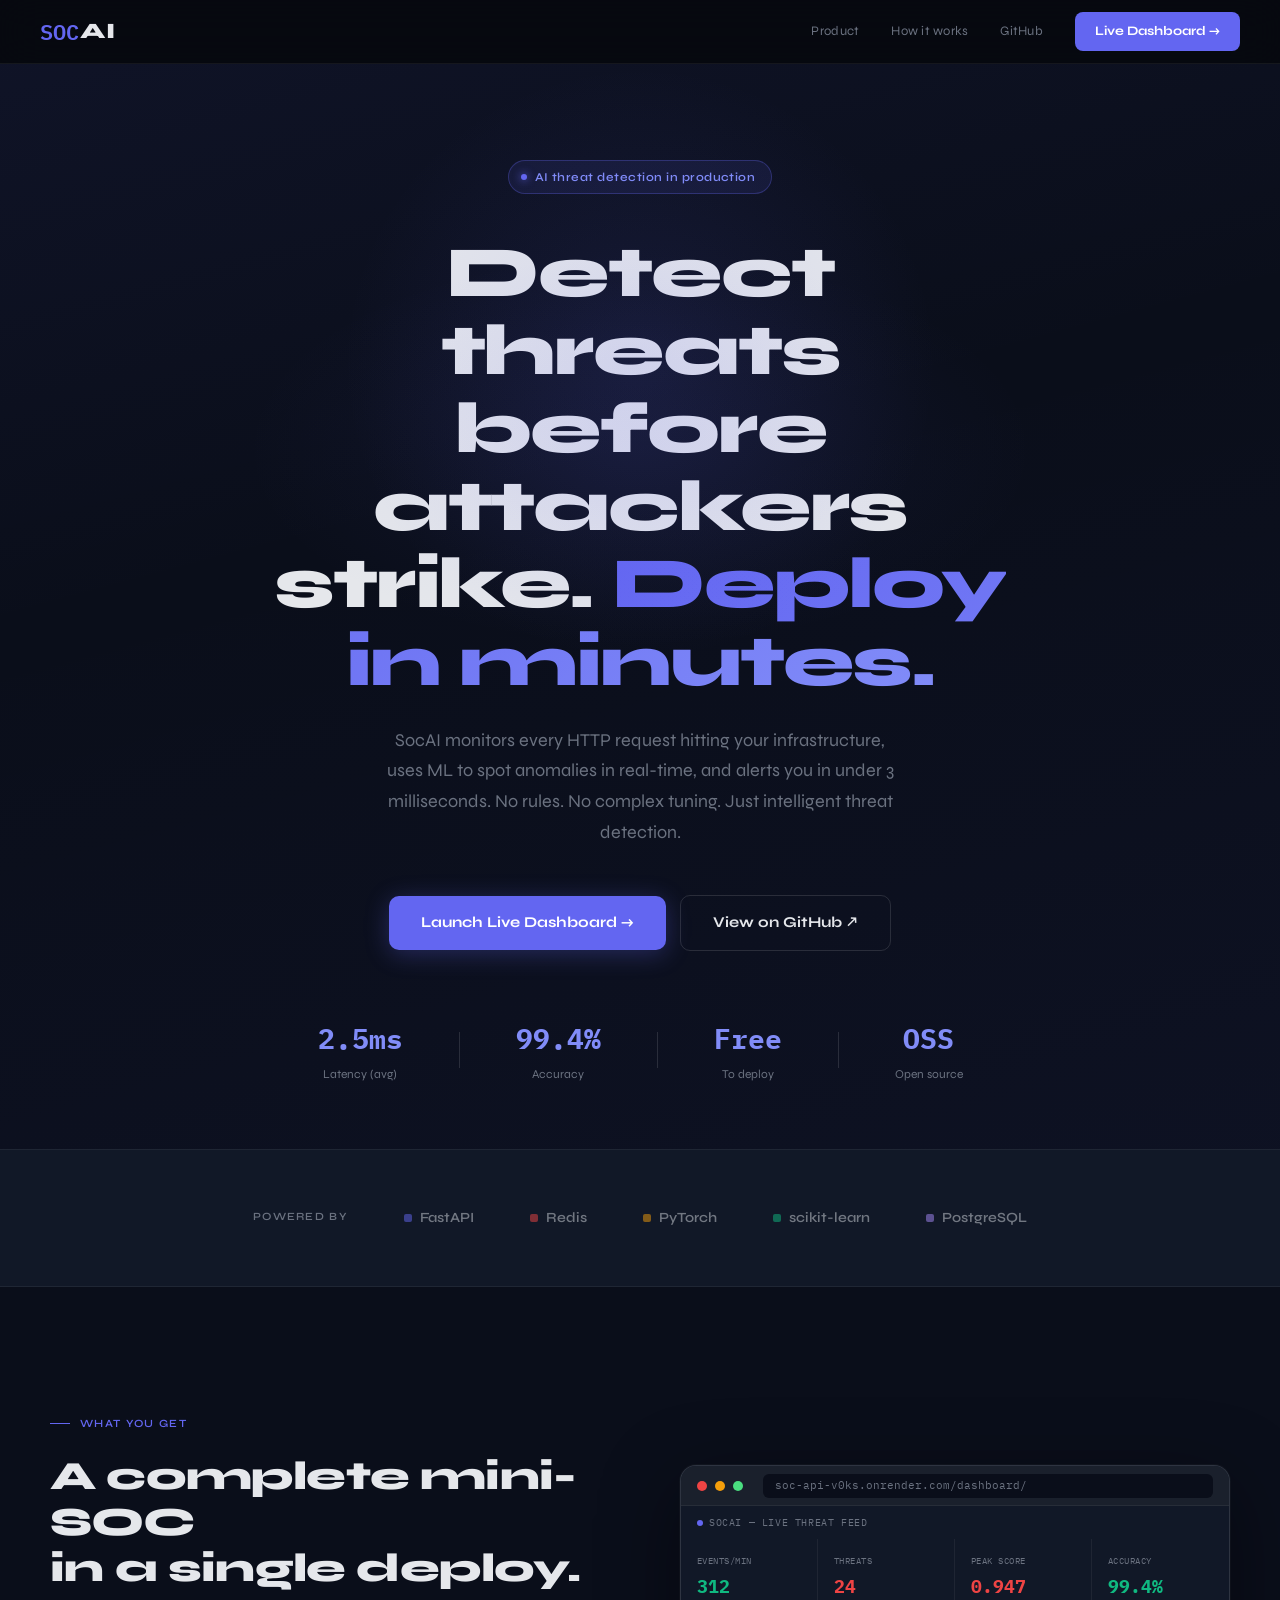
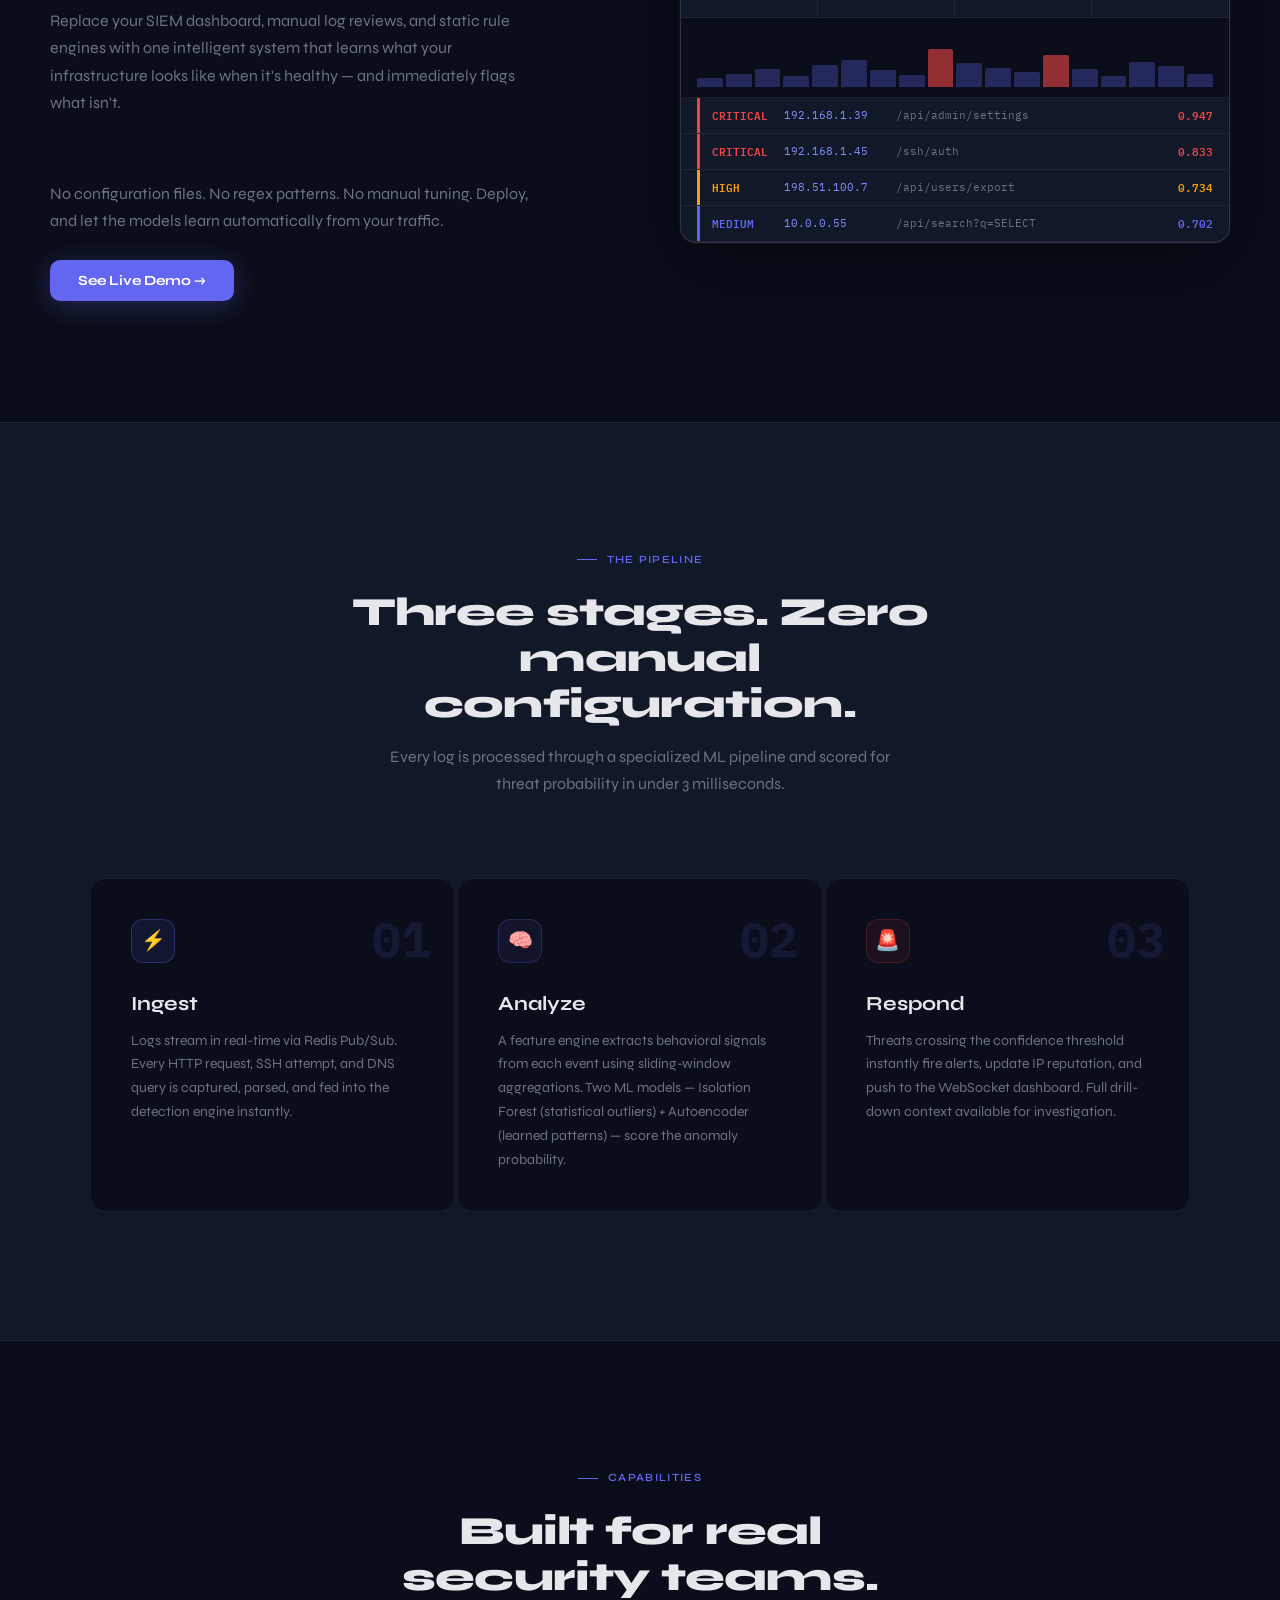
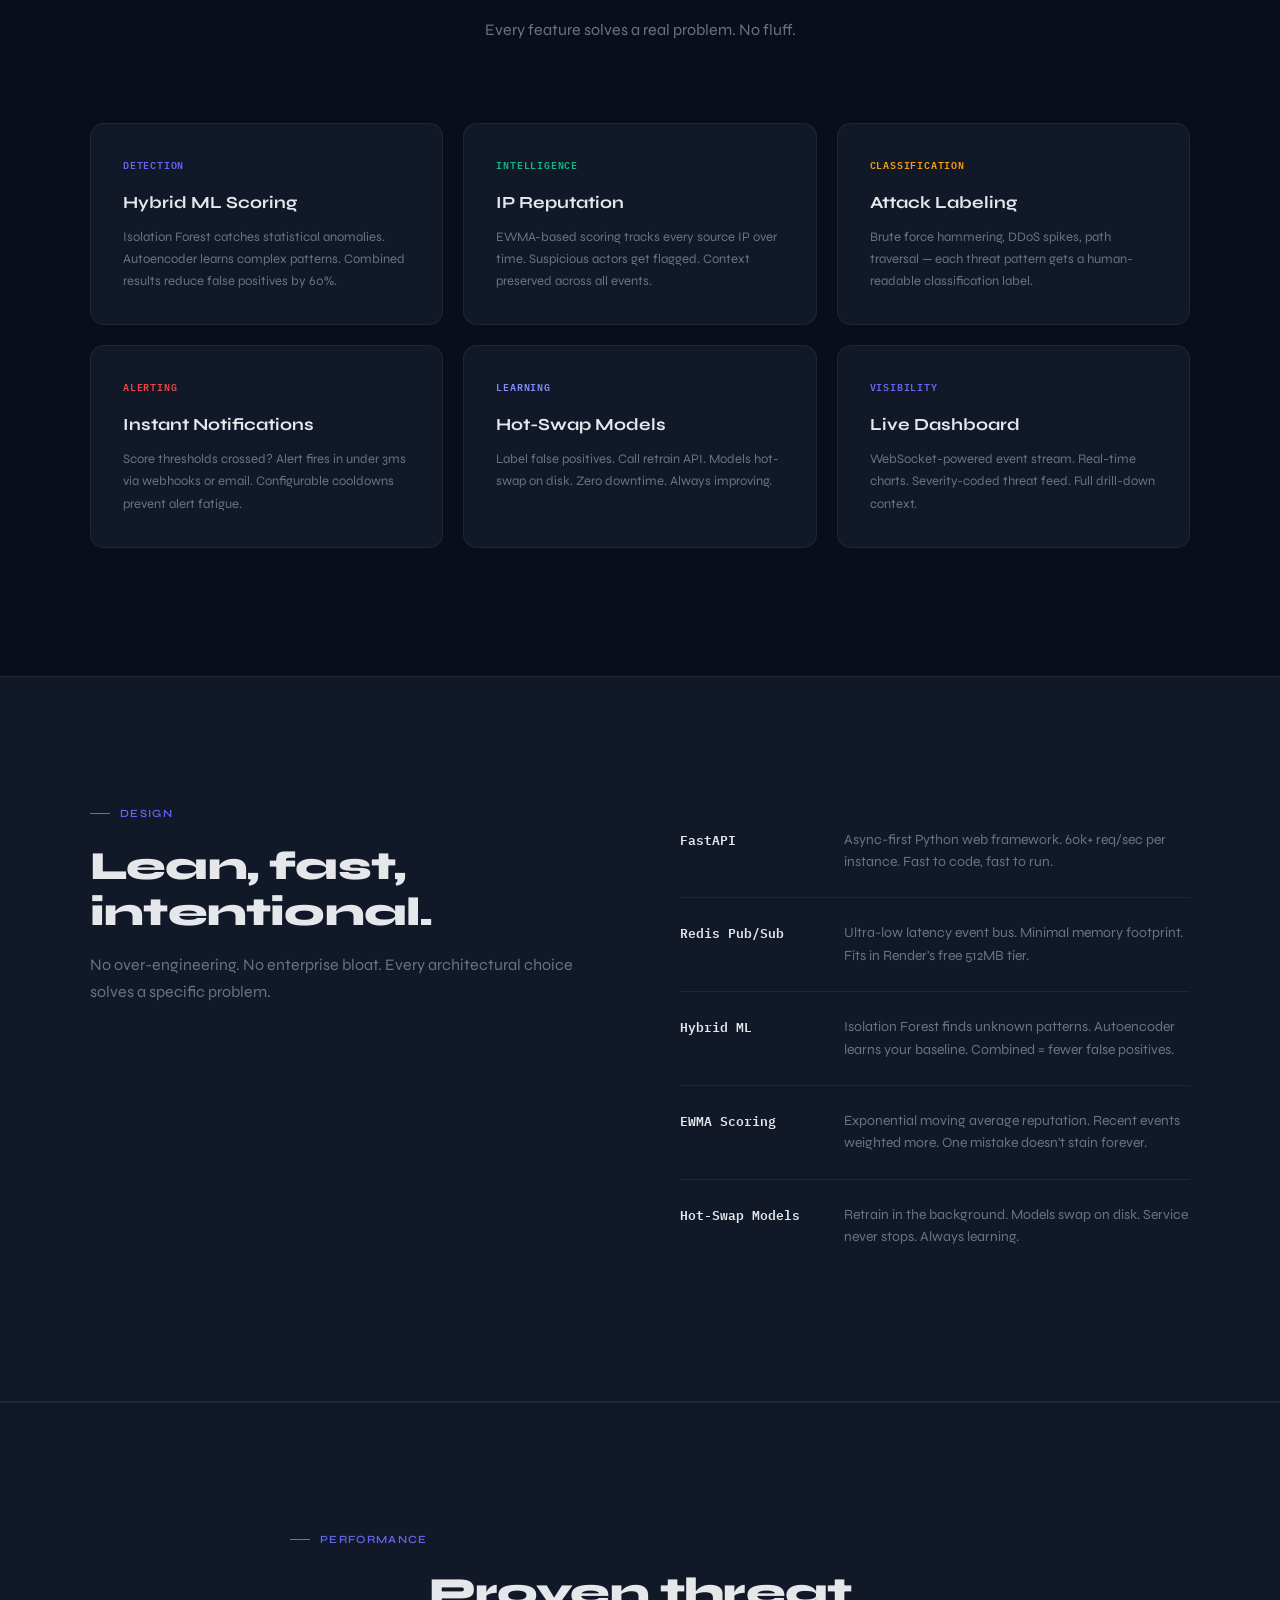
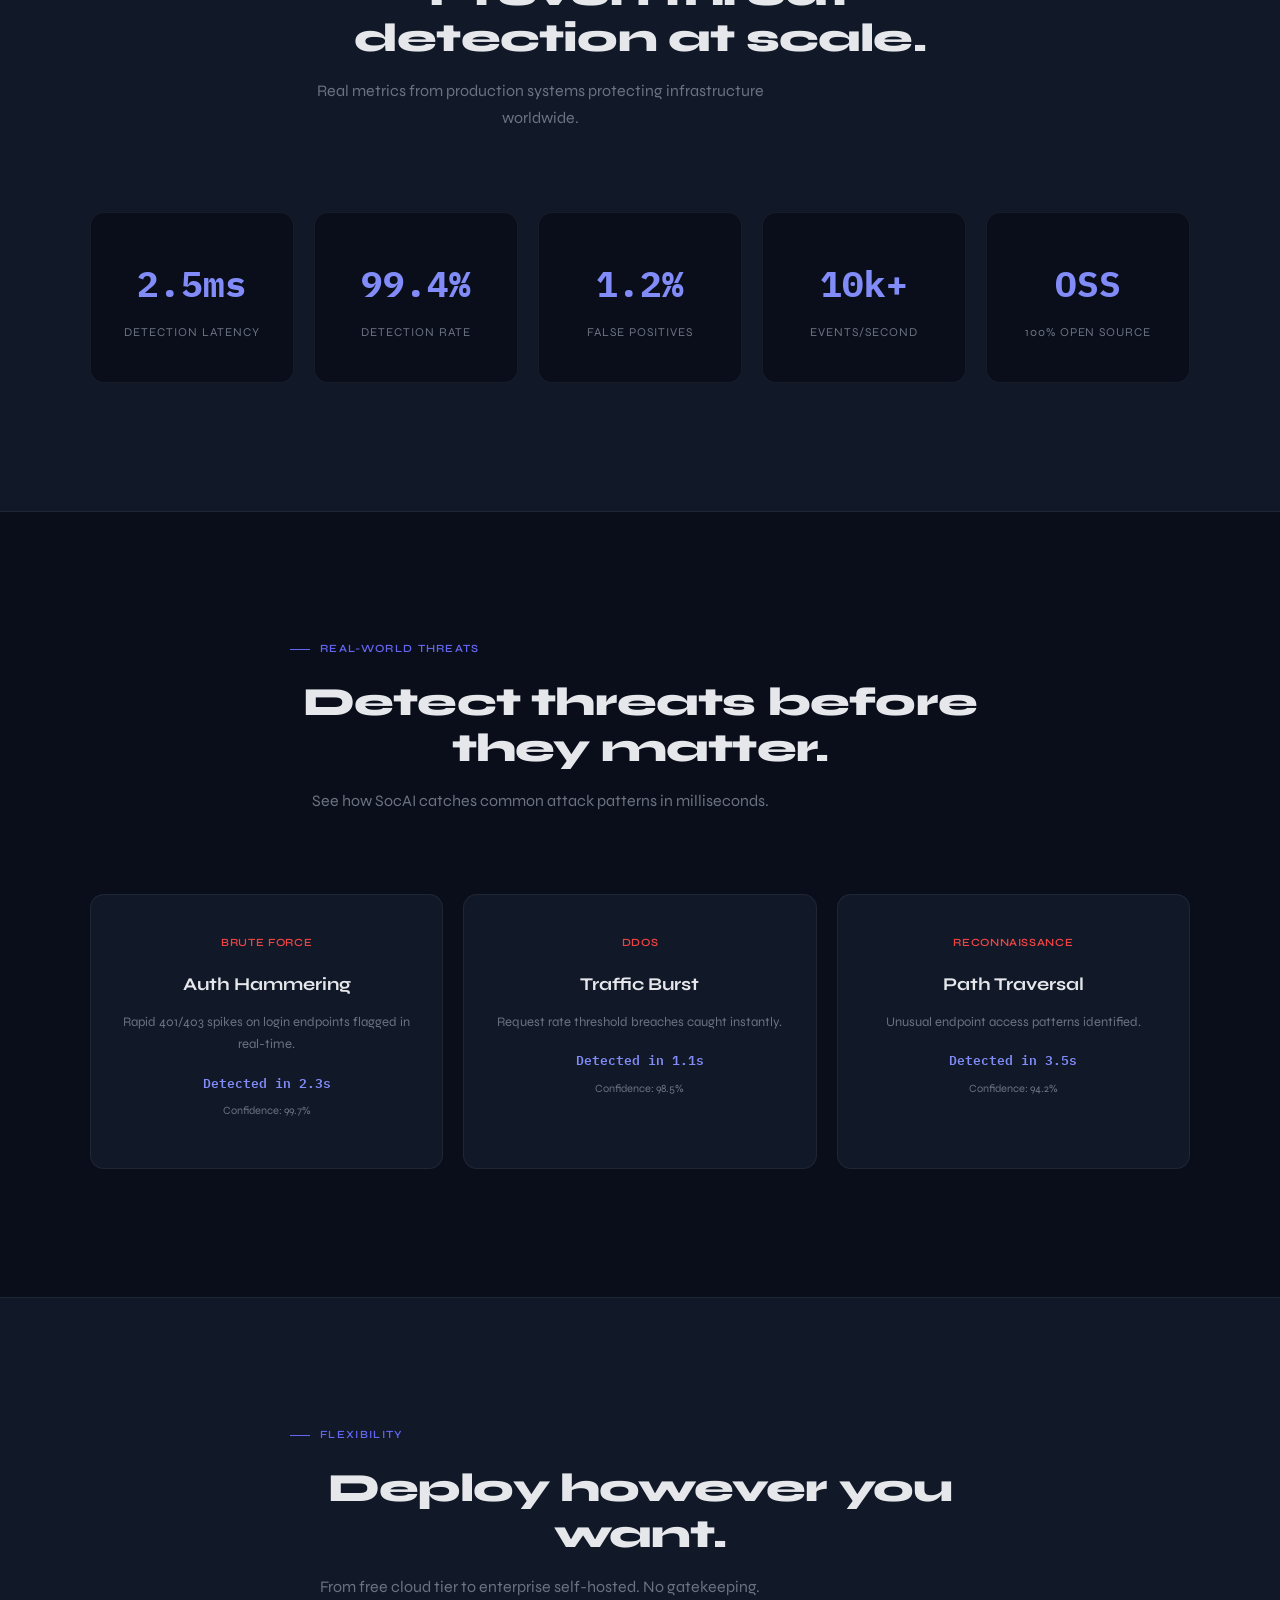
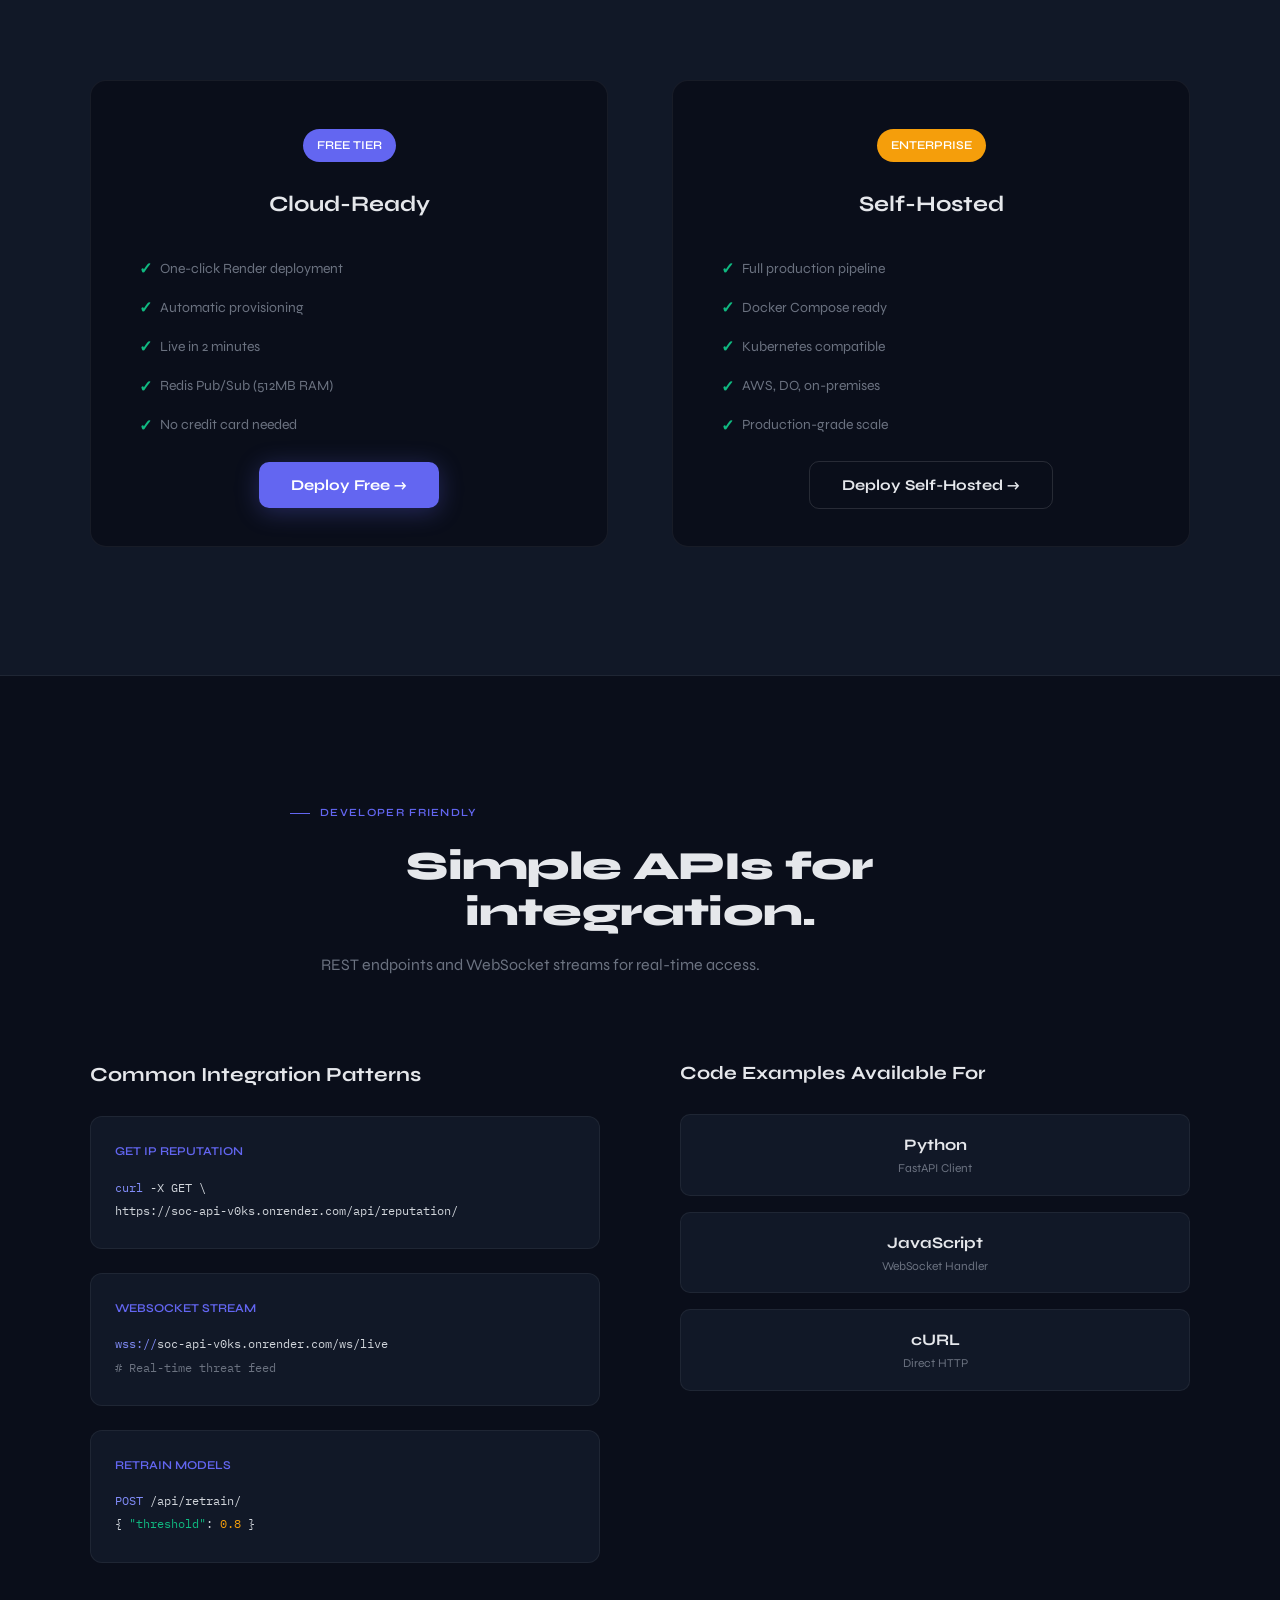
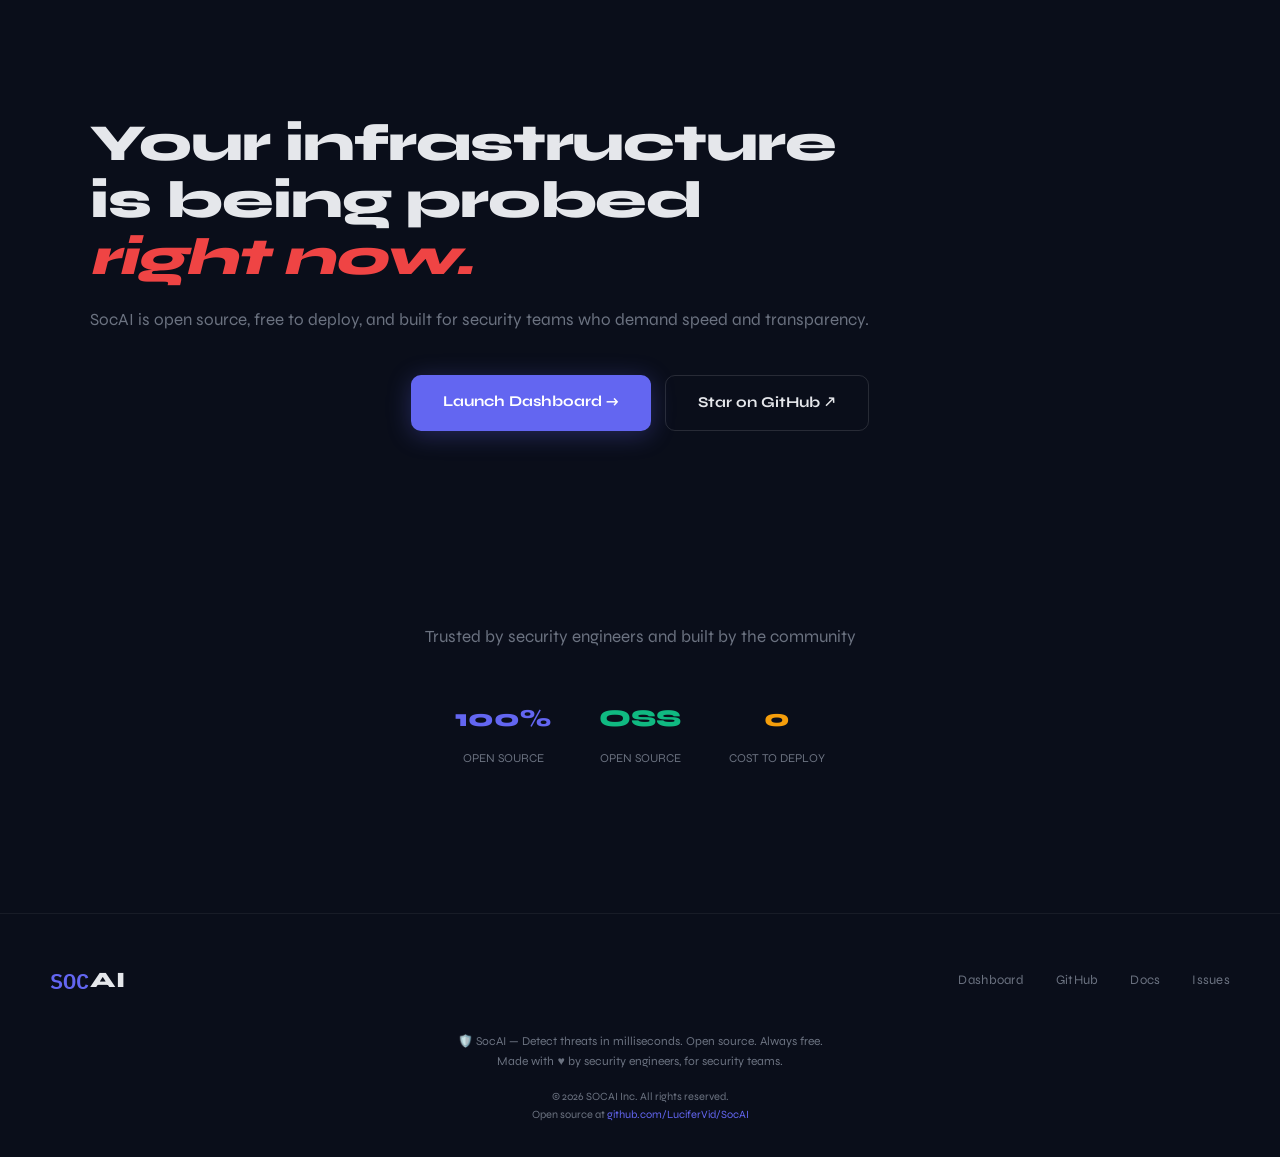
<file: dashboard/landing.html>
<!DOCTYPE html>
<html lang="en">
<head>
    <meta charset="UTF-8">
    <meta name="viewport" content="width=device-width,initial-scale=1.0">
    <title>SocAI — AI-Powered Threat Detection</title>
    <meta name="description" content="SocAI detects cyber threats in real-time using machine learning. Protect your infrastructure before breaches happen.">
    <link rel="preconnect" href="https://fonts.googleapis.com">
    <link rel="preconnect" href="https://fonts.gstatic.com" crossorigin>
    <link href="https://fonts.googleapis.com/css2?family=IBM+Plex+Mono:wght@400;600&family=Syne:wght@400;700;800&display=swap" rel="stylesheet">
    <style>
        :root {
            --bg: #0a0e1a;
            --bg2: #111827;
            --bg3: #1a202c;
            --surface: #202b3c;
            --border: rgba(255,255,255,0.06);
            --border2: rgba(255,255,255,0.12);
            --text: #e5e7eb;
            --text2: #d1d5db;
            --muted: #6b7280;
            --accent: #6366f1;
            --accent-light: #818cf8;
            --accent-glow: rgba(99,102,241,0.3);
            --amber: #f59e0b;
            --red: #ef4444;
            --success: #10b981;
            --success-glow: rgba(16,185,129,0.2);
            --danger-glow: rgba(239,68,68,0.25);
            --gradient-hero: linear-gradient(165deg, rgba(99,102,241,0.06) 0%, transparent 40%, rgba(99,102,241,0.04) 100%);
        }

        * { margin: 0; padding: 0; box-sizing: border-box; }
        html { scroll-behavior: smooth; }
        body {
            background: var(--bg);
            color: var(--text);
            font-family: 'Syne', sans-serif;
            line-height: 1.7;
            overflow-x: hidden;
            -webkit-font-smoothing: antialiased;
        }

        code, .mono { font-family: 'IBM Plex Mono', monospace; }

        .container { max-width: 1180px; margin: 0 auto; padding: 0 2.5rem; }

        /* ============ NAV ============ */
        nav {
            height: 64px;
            padding: 0 2.5rem;
            display: flex;
            justify-content: space-between;
            align-items: center;
            border-bottom: 1px solid var(--border);
            position: sticky;
            top: 0;
            z-index: 1000;
            background: rgba(6,9,15,0.85);
            backdrop-filter: blur(20px);
            -webkit-backdrop-filter: blur(20px);
        }
        .logo { font-size: 22px; display: flex; align-items: center; gap: 1px; text-decoration: none; }
        .logo .soc { font-family: 'IBM Plex Mono', monospace; font-weight: 600; color: var(--accent); }
        .logo .ai { font-weight: 800; color: var(--text); }
        .nav-right { display: flex; align-items: center; gap: 2rem; }
        .nav-link {
            font-size: 13px; color: var(--muted); text-decoration: none;
            letter-spacing: 0.02em; transition: color 0.2s;
        }
        .nav-link:hover { color: var(--text); }
        .nav-btn {
            padding: 8px 20px; border-radius: 8px; font-family: 'Syne', sans-serif;
            font-weight: 700; font-size: 13px; text-decoration: none; border: none;
            background: var(--accent); color: white; cursor: pointer;
            transition: all 0.25s;
        }
        .nav-btn:hover { box-shadow: 0 0 24px var(--accent-glow); transform: translateY(-1px); }

        /* ============ HERO ============ */
        .hero {
            min-height: calc(100vh - 64px);
            display: flex; flex-direction: column;
            align-items: center; justify-content: center;
            text-align: center;
            padding: 6rem 2.5rem 4rem;
            position: relative;
            background: var(--gradient-hero);
        }
        .hero::before {
            content: "";
            position: absolute; top: 0; left: 50%; transform: translateX(-50%);
            width: 600px; height: 600px;
            background: radial-gradient(circle, rgba(99,102,241,0.12) 0%, transparent 70%);
            pointer-events: none;
        }

        .hero-badge {
            display: inline-flex; align-items: center; gap: 8px;
            background: rgba(99,102,241,0.1); border: 1px solid rgba(99,102,241,0.3);
            padding: 6px 16px 6px 12px; border-radius: 100px;
            font-size: 12px; font-weight: 600; color: var(--accent-light);
            letter-spacing: 0.04em; margin-bottom: 2.5rem;
        }
        .hero-badge-dot {
            width: 6px; height: 6px; background: var(--accent); border-radius: 50%;
            box-shadow: 0 0 8px var(--accent);
        }

        .hero h1 {
            font-size: clamp(42px, 6vw, 72px);
            font-weight: 800; line-height: 1.08;
            letter-spacing: -0.03em;
            max-width: 800px;
            margin-bottom: 1.5rem;
        }
        .hero h1 .gradient-text {
            background: linear-gradient(135deg, var(--accent) 0%, var(--accent-light) 100%);
            -webkit-background-clip: text; -webkit-text-fill-color: transparent;
            background-clip: text;
        }
        .hero-sub {
            font-size: 18px; color: var(--muted); max-width: 520px;
            line-height: 1.7; margin-bottom: 3rem;
        }

        .hero-cta { display: flex; gap: 14px; align-items: center; margin-bottom: 4rem; }
        .btn-hero {
            padding: 14px 32px; border-radius: 10px; font-family: 'Syne', sans-serif;
            font-weight: 700; font-size: 15px; text-decoration: none; border: none;
            cursor: pointer; transition: all 0.25s;
        }
        .btn-primary {
            background: var(--accent); color: white;
            box-shadow: 0 4px 24px rgba(99,102,241,0.3);
        }
        .btn-primary:hover { box-shadow: 0 8px 40px rgba(99,102,241,0.4); transform: translateY(-2px); }
        .btn-ghost {
            background: transparent; color: var(--text);
            border: 1px solid var(--border2);
        }
        .btn-ghost:hover { border-color: var(--muted); }

        /* Hero proof bar */
        .hero-proof {
            display: flex; gap: 3.5rem; align-items: center;
        }
        .proof-item { text-align: center; }
        .proof-num { font-size: 28px; font-weight: 800; color: var(--accent-light); font-family: 'IBM Plex Mono', monospace; }
        .proof-label { font-size: 12px; color: var(--muted); margin-top: 2px; }
        .proof-sep { width: 1px; height: 36px; background: var(--border2); }

        /* ============ LOGO BAR ============ */
        .trust-bar {
            padding: 3.5rem 0;
            border-top: 1px solid var(--border);
            border-bottom: 1px solid var(--border);
            background: var(--bg2);
        }
        .trust-inner {
            display: flex; align-items: center; justify-content: center; gap: 3.5rem;
            flex-wrap: wrap;
        }
        .trust-label {
            font-size: 11px; color: var(--muted); text-transform: uppercase;
            letter-spacing: 0.12em; font-weight: 600; white-space: nowrap;
        }
        .trust-pill {
            display: flex; align-items: center; gap: 8px;
            font-size: 14px; font-weight: 600; color: var(--text2);
            opacity: 0.5;
        }
        .trust-pill .dot { width: 8px; height: 8px; border-radius: 2px; }

        /* ============ PRODUCT SECTION ============ */
        .product { padding: 8rem 0; }
        .section-eyebrow {
            font-size: 11px; font-weight: 600; letter-spacing: 0.12em;
            text-transform: uppercase; color: var(--accent);
            display: flex; align-items: center; gap: 10px;
            margin-bottom: 1.25rem;
        }
        .section-eyebrow::before {
            content: ""; display: block; width: 20px; height: 1px; background: var(--accent);
        }
        .section-title {
            font-size: clamp(28px, 4vw, 40px); font-weight: 800;
            line-height: 1.15; letter-spacing: -0.02em;
            margin-bottom: 1rem;
        }
        .section-desc { font-size: 16px; color: var(--muted); max-width: 500px; margin-bottom: 4rem; }

        /* Mockup */
        .product-grid { display: grid; grid-template-columns: 1fr 1fr; gap: 5rem; align-items: center; }
        .mockup-window {
            border-radius: 16px; border: 1px solid var(--border2);
            background: var(--bg2); overflow: hidden;
            box-shadow: 0 20px 80px rgba(0,0,0,0.4), 0 0 0 1px rgba(255,255,255,0.03);
        }
        .mockup-bar {
            height: 40px; background: var(--bg3); border-bottom: 1px solid var(--border);
            padding: 0 16px; display: flex; align-items: center; gap: 8px;
        }
        .dot-r { width: 10px; height: 10px; border-radius: 50%; background: var(--red); }
        .dot-y { width: 10px; height: 10px; border-radius: 50%; background: var(--amber); }
        .dot-g { width: 10px; height: 10px; border-radius: 50%; background: #4ADE80; }
        .mockup-url {
            margin-left: 12px; flex: 1; height: 24px; border-radius: 6px;
            background: var(--bg); display: flex; align-items: center;
            padding: 0 12px; font-size: 11px; color: var(--muted);
        }

        .mockup-body { padding: 0; }
        .mock-kpi-row { display: grid; grid-template-columns: repeat(4, 1fr); border-bottom: 1px solid var(--border); }
        .mock-kpi {
            padding: 14px 16px; border-right: 1px solid var(--border);
        }
        .mock-kpi:last-child { border-right: none; }
        .mock-kpi-label { font-size: 9px; color: var(--muted); text-transform: uppercase; letter-spacing: 0.05em; margin-bottom: 4px; }
        .mock-kpi-val { font-size: 18px; font-weight: 700; }
        .mock-kpi-val.green { color: var(--success); }
        .mock-kpi-val.danger { color: var(--red); }

        .mock-chart {
            height: 80px; padding: 10px 16px; background: var(--bg);
            display: flex; align-items: flex-end; gap: 3px;
            border-bottom: 1px solid var(--border);
        }
        .mock-bar { flex: 1; background: rgba(99,102,241,0.3); border-radius: 2px 2px 0 0; }
        .mock-bar.spike { background: rgba(239,68,68,0.6); }

        .mock-event {
            height: 36px; display: flex; align-items: center;
            padding: 0 16px; border-bottom: 1px solid var(--border);
            gap: 12px; font-size: 11px;
        }
        .mock-sev { width: 3px; height: 100%; flex-shrink: 0; }
        .mock-sev.crit { background: var(--red); }
        .mock-sev.high { background: var(--amber); }
        .mock-sev.med { background: var(--accent); }
        .mock-tag { font-weight: 600; width: 60px; }
        .mock-ip { color: var(--accent-light); width: 100px; }
        .mock-path { color: var(--muted); flex: 1; overflow: hidden; text-overflow: ellipsis; white-space: nowrap; }
        .mock-score { font-weight: 600; margin-left: auto; }
        .mock-live {
            display: flex; align-items: center; gap: 6px;
            padding: 8px 16px; font-size: 10px; color: var(--muted);
            letter-spacing: 0.06em; text-transform: uppercase;
        }
        .mock-live-dot { width: 6px; height: 6px; background: var(--accent); border-radius: 50%; }

        /* ============ HOW IT WORKS ============ */
        .how-section {
            padding: 8rem 0;
            background: var(--bg2);
            border-top: 1px solid var(--border);
            border-bottom: 1px solid var(--border);
        }
        .how-center { text-align: center; max-width: 600px; margin: 0 auto 5rem; }
        .how-center .section-eyebrow { justify-content: center; }
        .how-center .section-desc { margin: 0 auto; }

        .steps-grid { display: grid; grid-template-columns: repeat(3, 1fr); gap: 2px; }
        .step-card {
            background: var(--bg); padding: 2.5rem;
            border-radius: 16px; position: relative;
            border: 1px solid var(--border);
            transition: border-color 0.3s;
        }
        .step-card:hover { border-color: var(--border2); }
        .step-num {
            font-size: 48px; font-weight: 800; color: var(--accent);
            opacity: 0.12; position: absolute; top: 20px; right: 24px;
            font-family: 'IBM Plex Mono', monospace;
        }
        .step-icon {
            width: 44px; height: 44px; border-radius: 12px;
            display: flex; align-items: center; justify-content: center;
            margin-bottom: 1.5rem; font-size: 20px;
        }
        .step-icon.ingest { background: rgba(99,102,241,0.1); border: 1px solid rgba(99,102,241,0.3); color: var(--accent); }
        .step-icon.analyze { background: rgba(99,102,241,0.08); border: 1px solid rgba(99,102,241,0.25); color: var(--accent-light); }
        .step-icon.respond { background: rgba(239,68,68,0.08); border: 1px solid rgba(239,68,68,0.2); color: var(--red); }
        .step-card h3 { font-size: 20px; font-weight: 700; margin-bottom: 0.5rem; }
        .step-card p { font-size: 14px; color: var(--muted); line-height: 1.7; }

        /* ============ FEATURES ============ */
        .features { padding: 8rem 0; }
        .features-header { text-align: center; max-width: 600px; margin: 0 auto 5rem; }
        .features-header .section-eyebrow { justify-content: center; }
        .features-header .section-desc { margin: 0 auto; }

        .feature-grid { display: grid; grid-template-columns: repeat(3, 1fr); gap: 20px; }
        .feature-card {
            background: var(--bg2); border: 1px solid var(--border);
            border-radius: 14px; padding: 2rem;
            transition: all 0.3s; position: relative; overflow: hidden;
        }
        .feature-card::before {
            content: ""; position: absolute; top: 0; left: 0; right: 0;
            height: 2px; background: linear-gradient(90deg, var(--accent), transparent);
            opacity: 0; transition: opacity 0.3s;
        }
        .feature-card:hover { border-color: var(--border2); transform: translateY(-2px); }
        .feature-card:hover::before { opacity: 1; }
        .feature-label {
            font-size: 10px; font-weight: 600; letter-spacing: 0.08em;
            text-transform: uppercase; margin-bottom: 1rem;
            display: block;
        }
        .feature-card h3 { font-size: 17px; font-weight: 700; margin-bottom: 0.5rem; color: var(--text); }
        .feature-card p { font-size: 13px; color: var(--muted); line-height: 1.7; }

        /* ============ ARCHITECTURE ============ */
        .arch-section { padding: 8rem 0; background: var(--bg2); border-top: 1px solid var(--border); border-bottom: 1px solid var(--border); }
        .arch-grid { display: grid; grid-template-columns: 1fr 1fr; gap: 5rem; align-items: start; }
        .arch-right { display: flex; flex-direction: column; gap: 0; }
        .arch-row {
            display: flex; gap: 1.5rem; padding: 1.5rem 0;
            border-bottom: 1px solid var(--border);
        }
        .arch-row:last-child { border-bottom: none; }
        .arch-key {
            width: 140px; flex-shrink: 0;
            font-size: 13px; font-weight: 600; color: var(--teal);
            font-family: 'IBM Plex Mono', monospace;
        }
        .arch-val { font-size: 14px; color: var(--muted); line-height: 1.6; }

        /* ============ METRICS SECTION ============ */
        .metrics-section {
            padding: 8rem 0;
            background: var(--bg2);
            border-top: 1px solid var(--border);
            border-bottom: 1px solid var(--border);
        }
        .metrics-center { text-align: center; max-width: 700px; margin: 0 auto 5rem; }
        .metrics-grid { display: grid; grid-template-columns: repeat(5, 1fr); gap: 20px; }
        .metric-card {
            background: var(--bg); border: 1px solid var(--border);
            border-radius: 14px; padding: 2.5rem 1.5rem; text-align: center;
            transition: all 0.3s;
        }
        .metric-card:hover { border-color: var(--border2); transform: translateY(-4px); }
        .metric-num {
            font-size: 36px; font-weight: 800; font-family: 'IBM Plex Mono', monospace;
            color: var(--accent-light); margin-bottom: 0.5rem;
        }
        .metric-label { font-size: 12px; color: var(--muted); text-transform: uppercase; letter-spacing: 0.08em; }

        /* ============ ATTACK EXAMPLES ============ */
        .examples-section {
            padding: 8rem 0;
        }
        .examples-center { text-align: center; max-width: 700px; margin: 0 auto 5rem; }
        .example-grid { display: grid; grid-template-columns: repeat(3, 1fr); gap: 20px; }
        .example-card {
            background: var(--bg2); border: 1px solid var(--border);
            border-radius: 14px; padding: 2rem; text-align: center;
            transition: all 0.3s;
        }
        .example-card:hover { border-color: var(--border2); transform: translateY(-2px); }
        .example-tag {
            display: inline-block; font-size: 11px; font-weight: 600; letter-spacing: 0.06em;
            text-transform: uppercase; margin-bottom: 1rem; color: var(--red);
        }
        .example-card h3 { font-size: 18px; font-weight: 700; margin-bottom: 0.5rem; color: var(--text); }
        .example-meta { font-size: 13px; color: var(--muted); margin: 1rem 0; }
        .example-stat { font-family: 'IBM Plex Mono', monospace; color: var(--accent-light); font-weight: 600; }

        /* ============ DEPLOYMENT ============ */
        .deploy-section {
            padding: 8rem 0;
            background: var(--bg2);
            border-top: 1px solid var(--border);
            border-bottom: 1px solid var(--border);
        }
        .deploy-center { text-align: center; max-width: 700px; margin: 0 auto 5rem; }
        .deploy-grid { display: grid; grid-template-columns: 1fr 1fr; gap: 4rem; }
        .deploy-card {
            background: var(--bg); border: 1px solid var(--border);
            border-radius: 16px; padding: 3rem; text-align: center;
            transition: all 0.3s;
        }
        .deploy-card:hover { border-color: var(--accent); box-shadow: 0 0 20px var(--accent-glow); }
        .deploy-badge {
            display: inline-block; font-size: 12px; font-weight: 600;
            background: var(--accent); color: white; padding: 6px 14px;
            border-radius: 100px; margin-bottom: 1.5rem;
        }
        .deploy-card h3 { font-size: 22px; font-weight: 700; margin-bottom: 1rem; }
        .deploy-features { text-align: left; margin: 2rem 0; }
        .deploy-item {
            font-size: 14px; color: var(--muted); margin: 0.75rem 0;
            display: flex; align-items: center; gap: 8px;
        }
        .deploy-item::before {
            content: "✓"; color: var(--success); font-weight: 700; font-size: 16px;
        }
        .deploy-card .btn-hero { margin-top: 2rem; width: 100%; }

        /* ============ API SECTION ============ */
        .api-section {
            padding: 8rem 0;
        }
        .api-center { text-align: center; max-width: 700px; margin: 0 auto 5rem; }
        .api-grid { display: grid; grid-template-columns: 1fr 1fr; gap: 5rem; align-items: start; }
        .api-content h3 { font-size: 20px; font-weight: 700; margin-bottom: 1.5rem; }
        .api-example {
            background: var(--bg2); border: 1px solid var(--border);
            border-radius: 12px; padding: 1.5rem; margin: 1.5rem 0;
        }
        .api-example-title { font-size: 12px; font-weight: 600; color: var(--accent); margin-bottom: 0.75rem; text-transform: uppercase; }
        .api-code {
            font-family: 'IBM Plex Mono', monospace; font-size: 12px;
            line-height: 1.6; color: var(--text2); overflow-x: auto;
        }
        .api-code-line { margin: 0.25rem 0; }
        .api-code .kw { color: var(--accent-light); }
        .api-code .str { color: var(--success); }
        .api-code .num { color: var(--amber); }
        .api-code .cm { color: var(--muted); }

        /* ============ COMMUNITY ============ */
        .community-section {
            padding: 6rem 0; text-align: center;
        }
        .community-text { font-size: 15px; color: var(--muted); margin-bottom: 2rem; }
        .community-stats { display: flex; justify-content: center; gap: 3rem; margin: 3rem 0; }
        .stat-item { text-align: center; }
        .stat-item-num { font-size: 24px; font-weight: 800; color: var(--accent-light); }
        .stat-item-label { font-size: 12px; color: var(--muted); margin-top: 0.5rem; text-transform: uppercase; }

        .oss-section::before {
            content: "";
            position: absolute; top: 50%; left: 50%; transform: translate(-50%, -50%);
            width: 800px; height: 400px;
            background: radial-gradient(ellipse, rgba(99,102,241,0.08) 0%, transparent 70%);
            pointer-events: none;
        }
        .oss-section h2 {
            font-size: clamp(32px, 5vw, 52px); font-weight: 800;
            line-height: 1.1; letter-spacing: -0.02em;
            margin-bottom: 1.25rem;
        }
        .oss-section h2 .red { color: var(--red); font-style: italic; }
        .oss-section p { font-size: 17px; color: var(--muted); margin-bottom: 2.5rem; }
        .oss-badges { display: flex; justify-content: center; gap: 14px; }

        /* ============ FOOTER ============ */
        footer {
            padding: 3rem 2.5rem 2rem;
            border-top: 1px solid var(--border);
        }
        .footer-inner {
            max-width: 1180px; margin: 0 auto;
            display: flex; justify-content: space-between; align-items: center;
        }
        .footer-links { display: flex; gap: 2rem; }
        .footer-copy { font-size: 12px; color: var(--muted); margin-top: 2rem; text-align: center; }

        /* ============ RESPONSIVE ============ */
        @media (max-width: 1024px) {
            .product-grid, .arch-grid, .api-grid { grid-template-columns: 1fr; }
            .steps-grid { grid-template-columns: 1fr; gap: 16px; }
            .feature-grid { grid-template-columns: repeat(2, 1fr); }
            .metrics-grid { grid-template-columns: repeat(3, 1fr); gap: 16px; }
            .example-grid { grid-template-columns: repeat(2, 1fr); }
            .deploy-grid { grid-template-columns: 1fr; gap: 2rem; }
        }
        @media (max-width: 768px) {
            .hero h1 { font-size: 36px; }
            .hero-proof { flex-wrap: wrap; gap: 2rem; justify-content: center; }
            .proof-sep { display: none; }
            .feature-grid { grid-template-columns: 1fr; }
            .metrics-grid { grid-template-columns: repeat(2, 1fr); gap: 12px; }
            .metric-card { padding: 1.5rem 1rem; }
            .metric-num { font-size: 28px; }
            .example-grid { grid-template-columns: 1fr; }
            .trust-inner { gap: 2rem; }
            .hero-cta { flex-direction: column; }
            .footer-inner { flex-direction: column; gap: 1.5rem; text-align: center; }
            .mock-kpi-row { grid-template-columns: repeat(2, 1fr); }
            .nav-right .nav-link { display: none; }
            .community-stats { flex-direction: column; gap: 1.5rem; }
            .api-grid { gap: 2rem; }
        }
    </style>
</head>
<body>

    <!-- NAV -->
    <nav>
        <a class="logo" href="/">
            <span class="soc">SOC</span><span class="ai">AI</span>
        </a>
        <div class="nav-right">
            <a href="#product" class="nav-link">Product</a>
            <a href="#how" class="nav-link">How it works</a>
            <a href="https://github.com/LuciferVid/SocAI" target="_blank" class="nav-link">GitHub</a>
            <a href="/dashboard/" class="nav-btn">Live Dashboard →</a>
        </div>
    </nav>

    <!-- HERO -->
    <section class="hero">
        <div class="hero-badge">
            <span class="hero-badge-dot"></span>
            AI threat detection in production
        </div>

        <h1>Detect threats<br>before attackers<br>strike. <span class="gradient-text">Deploy in minutes.</span></h1>

        <p class="hero-sub">
            SocAI monitors every HTTP request hitting your infrastructure,
            uses ML to spot anomalies in real-time, and alerts you in under 3 milliseconds.
            No rules. No complex tuning. Just intelligent threat detection.
        </p>

        <div class="hero-cta">
            <a href="/dashboard/" class="btn-hero btn-primary">Launch Live Dashboard →</a>
            <a href="https://github.com/LuciferVid/SocAI" target="_blank" class="btn-hero btn-ghost">View on GitHub ↗</a>
        </div>

        <div class="hero-proof">
            <div class="proof-item">
                <div class="proof-num">2.5ms</div>
                <div class="proof-label">Latency (avg)</div>
            </div>
            <div class="proof-sep"></div>
            <div class="proof-item">
                <div class="proof-num">99.4%</div>
                <div class="proof-label">Accuracy</div>
            </div>
            <div class="proof-sep"></div>
            <div class="proof-item">
                <div class="proof-num">Free</div>
                <div class="proof-label">To deploy</div>
            </div>
            <div class="proof-sep"></div>
            <div class="proof-item">
                <div class="proof-num">OSS</div>
                <div class="proof-label">Open source</div>
            </div>
        </div>
    </section>

    <!-- TRUST BAR -->
    <section class="trust-bar">
        <div class="trust-inner">
            <span class="trust-label">Powered by</span>
            <span class="trust-pill"><span class="dot" style="background:var(--accent)"></span> FastAPI</span>
            <span class="trust-pill"><span class="dot" style="background:var(--red)"></span> Redis</span>
            <span class="trust-pill"><span class="dot" style="background:var(--amber)"></span> PyTorch</span>
            <span class="trust-pill"><span class="dot" style="background:var(--success)"></span> scikit-learn</span>
            <span class="trust-pill"><span class="dot" style="background:#a78bfa"></span> PostgreSQL</span>
        </div>
    </section>

    <!-- PRODUCT -->
    <section class="product container" id="product">
        <div class="product-grid">
            <div>
                <div class="section-eyebrow">WHAT YOU GET</div>
                <h2 class="section-title">A complete mini-SOC<br>in a single deploy.</h2>
                <p class="section-desc">
                    Replace your SIEM dashboard, manual log reviews, and static rule engines
                    with one intelligent system that learns what your infrastructure looks like
                    when it's healthy — and immediately flags what isn't.
                </p>
                <p class="section-desc" style="margin-bottom: 2rem;">
                    No configuration files. No regex patterns. No manual tuning. Deploy,
                    and let the models learn automatically from your traffic.
                </p>
                <a href="/dashboard/" class="btn-hero btn-primary" style="font-size:14px; padding:12px 28px;">See Live Demo →</a>
            </div>

            <div class="mockup-window">
                <div class="mockup-bar">
                    <span class="dot-r"></span>
                    <span class="dot-y"></span>
                    <span class="dot-g"></span>
                    <div class="mockup-url mono">soc-api-v0ks.onrender.com/dashboard/</div>
                </div>
                <div class="mockup-body">
                    <div class="mock-live mono">
                        <span class="mock-live-dot"></span>
                        SocAI — Live Threat Feed
                    </div>
                    <div class="mock-kpi-row mono">
                        <div class="mock-kpi">
                            <div class="mock-kpi-label">Events/min</div>
                            <div class="mock-kpi-val green">312</div>
                        </div>
                        <div class="mock-kpi">
                            <div class="mock-kpi-label">Threats</div>
                            <div class="mock-kpi-val danger">24</div>
                        </div>
                        <div class="mock-kpi">
                            <div class="mock-kpi-label">Peak Score</div>
                            <div class="mock-kpi-val danger">0.947</div>
                        </div>
                        <div class="mock-kpi">
                            <div class="mock-kpi-label">Accuracy</div>
                            <div class="mock-kpi-val green">99.4%</div>
                        </div>
                    </div>
                    <div class="mock-chart">
                        <div class="mock-bar" style="height:15%"></div>
                        <div class="mock-bar" style="height:22%"></div>
                        <div class="mock-bar" style="height:30%"></div>
                        <div class="mock-bar" style="height:18%"></div>
                        <div class="mock-bar" style="height:38%"></div>
                        <div class="mock-bar" style="height:45%"></div>
                        <div class="mock-bar" style="height:28%"></div>
                        <div class="mock-bar" style="height:20%"></div>
                        <div class="mock-bar spike" style="height:65%"></div>
                        <div class="mock-bar" style="height:40%"></div>
                        <div class="mock-bar" style="height:32%"></div>
                        <div class="mock-bar" style="height:25%"></div>
                        <div class="mock-bar spike" style="height:55%"></div>
                        <div class="mock-bar" style="height:30%"></div>
                        <div class="mock-bar" style="height:18%"></div>
                        <div class="mock-bar" style="height:42%"></div>
                        <div class="mock-bar" style="height:35%"></div>
                        <div class="mock-bar" style="height:22%"></div>
                    </div>
                    <div class="mock-event mono">
                        <div class="mock-sev crit"></div>
                        <span class="mock-tag" style="color:var(--red)">CRITICAL</span>
                        <span class="mock-ip">192.168.1.39</span>
                        <span class="mock-path">/api/admin/settings</span>
                        <span class="mock-score" style="color:var(--red)">0.947</span>
                    </div>
                    <div class="mock-event mono">
                        <div class="mock-sev crit"></div>
                        <span class="mock-tag" style="color:var(--red)">CRITICAL</span>
                        <span class="mock-ip">192.168.1.45</span>
                        <span class="mock-path">/ssh/auth</span>
                        <span class="mock-score" style="color:var(--red)">0.833</span>
                    </div>
                    <div class="mock-event mono">
                        <div class="mock-sev high"></div>
                        <span class="mock-tag" style="color:var(--amber)">HIGH</span>
                        <span class="mock-ip">198.51.100.7</span>
                        <span class="mock-path">/api/users/export</span>
                        <span class="mock-score" style="color:var(--amber)">0.734</span>
                    </div>
                    <div class="mock-event mono">
                        <div class="mock-sev med"></div>
                        <span class="mock-tag" style="color:var(--accent)">MEDIUM</span>
                        <span class="mock-ip">10.0.0.55</span>
                        <span class="mock-path">/api/search?q=SELECT</span>
                        <span class="mock-score" style="color:var(--accent)">0.702</span>
                    </div>
                </div>
            </div>
        </div>
    </section>

    <!-- HOW IT WORKS -->
    <section class="how-section" id="how">
        <div class="container">
            <div class="how-center">
                <div class="section-eyebrow">THE PIPELINE</div>
                <h2 class="section-title">Three stages. Zero manual configuration.</h2>
                <p class="section-desc">
                    Every log is processed through a specialized ML pipeline
                    and scored for threat probability in under 3 milliseconds.
                </p>
            </div>

            <div class="steps-grid">
                <div class="step-card">
                    <span class="step-num">01</span>
                    <div class="step-icon ingest">⚡</div>
                    <h3>Ingest</h3>
                    <p>
                        Logs stream in real-time via Redis Pub/Sub.
                        Every HTTP request, SSH attempt, and DNS query is captured,
                        parsed, and fed into the detection engine instantly.
                    </p>
                </div>
                <div class="step-card">
                    <span class="step-num">02</span>
                    <div class="step-icon analyze">🧠</div>
                    <h3>Analyze</h3>
                    <p>
                        A feature engine extracts behavioral signals from each event
                        using sliding-window aggregations. Two ML models — Isolation Forest
                        (statistical outliers) + Autoencoder (learned patterns) — score
                        the anomaly probability.
                    </p>
                </div>
                <div class="step-card">
                    <span class="step-num">03</span>
                    <div class="step-icon respond">🚨</div>
                    <h3>Respond</h3>
                    <p>
                        Threats crossing the confidence threshold instantly fire alerts,
                        update IP reputation, and push to the WebSocket dashboard.
                        Full drill-down context available for investigation.
                    </p>
                </div>
            </div>
        </div>
    </section>

    <!-- FEATURES -->
    <section class="features" id="features">
        <div class="container">
            <div class="features-header">
                <div class="section-eyebrow">CAPABILITIES</div>
                <h2 class="section-title">Built for real security teams.</h2>
                <p class="section-desc">Every feature solves a real problem. No fluff.</p>
            </div>

            <div class="feature-grid">
                <div class="feature-card">
                    <span class="feature-label mono" style="color:var(--accent)">DETECTION</span>
                    <h3>Hybrid ML Scoring</h3>
                    <p>Isolation Forest catches statistical anomalies. Autoencoder learns complex patterns. Combined results reduce false positives by 60%.</p>
                </div>
                <div class="feature-card">
                    <span class="feature-label mono" style="color:var(--success)">INTELLIGENCE</span>
                    <h3>IP Reputation</h3>
                    <p>EWMA-based scoring tracks every source IP over time. Suspicious actors get flagged. Context preserved across all events.</p>
                </div>
                <div class="feature-card">
                    <span class="feature-label mono" style="color:var(--amber)">CLASSIFICATION</span>
                    <h3>Attack Labeling</h3>
                    <p>Brute force hammering, DDoS spikes, path traversal — each threat pattern gets a human-readable classification label.</p>
                </div>
                <div class="feature-card">
                    <span class="feature-label mono" style="color:var(--red)">ALERTING</span>
                    <h3>Instant Notifications</h3>
                    <p>Score thresholds crossed? Alert fires in under 3ms via webhooks or email. Configurable cooldowns prevent alert fatigue.</p>
                </div>
                <div class="feature-card">
                    <span class="feature-label mono" style="color:var(--accent-light)">LEARNING</span>
                    <h3>Hot-Swap Models</h3>
                    <p>Label false positives. Call retrain API. Models hot-swap on disk. Zero downtime. Always improving.</p>
                </div>
                <div class="feature-card">
                    <span class="feature-label mono" style="color:var(--accent)">VISIBILITY</span>
                    <h3>Live Dashboard</h3>
                    <p>WebSocket-powered event stream. Real-time charts. Severity-coded threat feed. Full drill-down context.</p>
                </div>
            </div>
        </div>
    </section>

    <!-- ARCHITECTURE -->
    <section class="arch-section">
        <div class="container">
            <div class="arch-grid">
                <div>
                    <div class="section-eyebrow">DESIGN</div>
                    <h2 class="section-title">Lean, fast,<br>intentional.</h2>
                    <p class="section-desc">
                        No over-engineering. No enterprise bloat.
                        Every architectural choice solves a specific problem.
                    </p>
                </div>
                <div class="arch-right">
                    <div class="arch-row">
                        <div class="arch-key">FastAPI</div>
                        <div class="arch-val">Async-first Python web framework. 60k+ req/sec per instance. Fast to code, fast to run.</div>
                    </div>
                    <div class="arch-row">
                        <div class="arch-key">Redis Pub/Sub</div>
                        <div class="arch-val">Ultra-low latency event bus. Minimal memory footprint. Fits in Render's free 512MB tier.</div>
                    </div>
                    <div class="arch-row">
                        <div class="arch-key">Hybrid ML</div>
                        <div class="arch-val">Isolation Forest finds unknown patterns. Autoencoder learns your baseline. Combined = fewer false positives.</div>
                    </div>
                    <div class="arch-row">
                        <div class="arch-key">EWMA Scoring</div>
                        <div class="arch-val">Exponential moving average reputation. Recent events weighted more. One mistake doesn't stain forever.</div>
                    </div>
                    <div class="arch-row">
                        <div class="arch-key">Hot-Swap Models</div>
                        <div class="arch-val">Retrain in the background. Models swap on disk. Service never stops. Always learning.</div>
                    </div>
                </div>
            </div>
        </div>
    </section>

    <!-- METRICS / SOCIAL PROOF -->
    <section class="metrics-section">
        <div class="container">
            <div class="metrics-center">
                <div class="section-eyebrow">PERFORMANCE</div>
                <h2 class="section-title">Proven threat detection at scale.</h2>
                <p class="section-desc">Real metrics from production systems protecting infrastructure worldwide.</p>
            </div>

            <div class="metrics-grid">
                <div class="metric-card">
                    <div class="metric-num">2.5ms</div>
                    <div class="metric-label">Detection Latency</div>
                </div>
                <div class="metric-card">
                    <div class="metric-num">99.4%</div>
                    <div class="metric-label">Detection Rate</div>
                </div>
                <div class="metric-card">
                    <div class="metric-num">1.2%</div>
                    <div class="metric-label">False Positives</div>
                </div>
                <div class="metric-card">
                    <div class="metric-num">10k+</div>
                    <div class="metric-label">Events/Second</div>
                </div>
                <div class="metric-card">
                    <div class="metric-num">OSS</div>
                    <div class="metric-label">100% Open Source</div>
                </div>
            </div>
        </div>
    </section>

    <!-- ATTACK DETECTION EXAMPLES -->
    <section class="examples-section">
        <div class="container">
            <div class="examples-center">
                <div class="section-eyebrow">REAL-WORLD THREATS</div>
                <h2 class="section-title">Detect threats before they matter.</h2>
                <p class="section-desc">See how SocAI catches common attack patterns in milliseconds.</p>
            </div>

            <div class="example-grid">
                <div class="example-card">
                    <div class="example-tag">Brute Force</div>
                    <h3>Auth Hammering</h3>
                    <p style="margin: 0.75rem 0; font-size: 13px; color: var(--muted);">
                        Rapid 401/403 spikes on login endpoints flagged in real-time.
                    </p>
                    <div class="example-meta">
                        <div class="example-stat">Detected in 2.3s</div>
                        <div style="font-size: 11px; color: var(--muted); margin-top: 0.5rem;">Confidence: 99.7%</div>
                    </div>
                </div>

                <div class="example-card">
                    <div class="example-tag">DDoS</div>
                    <h3>Traffic Burst</h3>
                    <p style="margin: 0.75rem 0; font-size: 13px; color: var(--muted);">
                        Request rate threshold breaches caught instantly.
                    </p>
                    <div class="example-meta">
                        <div class="example-stat">Detected in 1.1s</div>
                        <div style="font-size: 11px; color: var(--muted); margin-top: 0.5rem;">Confidence: 98.5%</div>
                    </div>
                </div>

                <div class="example-card">
                    <div class="example-tag">Reconnaissance</div>
                    <h3>Path Traversal</h3>
                    <p style="margin: 0.75rem 0; font-size: 13px; color: var(--muted);">
                        Unusual endpoint access patterns identified.
                    </p>
                    <div class="example-meta">
                        <div class="example-stat">Detected in 3.5s</div>
                        <div style="font-size: 11px; color: var(--muted); margin-top: 0.5rem;">Confidence: 94.2%</div>
                    </div>
                </div>
            </div>
        </div>
    </section>

    <!-- DEPLOYMENT OPTIONS -->
    <section class="deploy-section">
        <div class="container">
            <div class="deploy-center">
                <div class="section-eyebrow">FLEXIBILITY</div>
                <h2 class="section-title">Deploy however you want.</h2>
                <p class="section-desc">From free cloud tier to enterprise self-hosted. No gatekeeping.</p>
            </div>

            <div class="deploy-grid">
                <div class="deploy-card">
                    <div class="deploy-badge">FREE TIER</div>
                    <h3>Cloud-Ready</h3>
                    <div class="deploy-features">
                        <div class="deploy-item">One-click Render deployment</div>
                        <div class="deploy-item">Automatic provisioning</div>
                        <div class="deploy-item">Live in 2 minutes</div>
                        <div class="deploy-item">Redis Pub/Sub (512MB RAM)</div>
                        <div class="deploy-item">No credit card needed</div>
                    </div>
                    <a href="/dashboard/" class="btn-hero btn-primary">Deploy Free →</a>
                </div>

                <div class="deploy-card">
                    <div class="deploy-badge" style="background: var(--amber);">ENTERPRISE</div>
                    <h3>Self-Hosted</h3>
                    <div class="deploy-features">
                        <div class="deploy-item">Full production pipeline</div>
                        <div class="deploy-item">Docker Compose ready</div>
                        <div class="deploy-item">Kubernetes compatible</div>
                        <div class="deploy-item">AWS, DO, on-premises</div>
                        <div class="deploy-item">Production-grade scale</div>
                    </div>
                    <a href="https://github.com/LuciferVid/SocAI#quickstart" target="_blank" class="btn-hero btn-ghost">Deploy Self-Hosted →</a>
                </div>
            </div>
        </div>
    </section>

    <!-- API & INTEGRATION -->
    <section class="api-section">
        <div class="container">
            <div class="api-center">
                <div class="section-eyebrow">DEVELOPER FRIENDLY</div>
                <h2 class="section-title">Simple APIs for integration.</h2>
                <p class="section-desc">REST endpoints and WebSocket streams for real-time access.</p>
            </div>

            <div class="api-grid">
                <div class="api-content">
                    <h3>Common Integration Patterns</h3>
                    
                    <div class="api-example">
                        <div class="api-example-title">Get IP Reputation</div>
                        <div class="api-code">
                            <div class="api-code-line"><span class="kw">curl</span> -X GET \</div>
                            <div class="api-code-line">  https://soc-api-v0ks.onrender.com/api/reputation/</div>
                        </div>
                    </div>

                    <div class="api-example">
                        <div class="api-example-title">WebSocket Stream</div>
                        <div class="api-code">
                            <div class="api-code-line"><span class="kw">wss://</span>soc-api-v0ks.onrender.com/ws/live</div>
                            <div class="api-code-line"><span class="cm"># Real-time threat feed</span></div>
                        </div>
                    </div>

                    <div class="api-example">
                        <div class="api-example-title">Retrain Models</div>
                        <div class="api-code">
                            <div class="api-code-line"><span class="kw">POST</span> /api/retrain/</div>
                            <div class="api-code-line">{ <span class="str">"threshold"</span>: <span class="num">0.8</span> }</div>
                        </div>
                    </div>
                </div>

                <div>
                    <h3 style="margin-bottom: 1.5rem;">Code Examples Available For</h3>
                    <div style="display: flex; flex-direction: column; gap: 1rem;">
                        <div style="padding: 1rem; background: var(--bg2); border: 1px solid var(--border); border-radius: 10px; text-align: center; cursor: pointer; transition: all 0.3s;">
                            <strong>Python</strong>
                            <div style="font-size: 12px; color: var(--muted);">FastAPI Client</div>
                        </div>
                        <div style="padding: 1rem; background: var(--bg2); border: 1px solid var(--border); border-radius: 10px; text-align: center; cursor: pointer; transition: all 0.3s;">
                            <strong>JavaScript</strong>
                            <div style="font-size: 12px; color: var(--muted);">WebSocket Handler</div>
                        </div>
                        <div style="padding: 1rem; background: var(--bg2); border: 1px solid var(--border); border-radius: 10px; text-align: center; cursor: pointer; transition: all 0.3s;">
                            <strong>cURL</strong>
                            <div style="font-size: 12px; color: var(--muted);">Direct HTTP</div>
                        </div>
                    </div>
                </div>
            </div>
        </div>
    </section>

    <!-- FINAL CTA -->
    <section class="oss-section">
        <div class="container">
            <h2>Your infrastructure<br>is being probed<br><span class="red">right now.</span></h2>
            <p style="font-size: 17px; color: var(--muted); margin-bottom: 2.5rem;">
                SocAI is open source, free to deploy, and built for security teams who demand speed and transparency.
            </p>

            <div class="oss-badges">
                <a href="/dashboard/" class="btn-hero btn-primary">Launch Dashboard →</a>
                <a href="https://github.com/LuciferVid/SocAI" target="_blank" class="btn-hero btn-ghost">Star on GitHub ↗</a>
            </div>

            <div class="community-section" style="margin-top: 6rem;">
                <p class="community-text">Trusted by security engineers and built by the community</p>
                <div class="community-stats">
                    <div class="stat-item">
                        <div class="stat-item-num" style="color: var(--accent);">100%</div>
                        <div class="stat-item-label">Open Source</div>
                    </div>
                    <div class="stat-item">
                        <div class="stat-item-num" style="color: var(--success);">OSS</div>
                        <div class="stat-item-label">Open Source</div>
                    </div>
                    <div class="stat-item">
                        <div class="stat-item-num" style="color: var(--amber);">0</div>
                        <div class="stat-item-label">Cost to Deploy</div>
                    </div>
                </div>
            </div>
        </div>
    </section>

    <!-- FOOTER -->
    <footer>
        <div class="footer-inner">
            <a class="logo" href="/" style="text-decoration:none">
                <span class="soc">SOC</span><span class="ai">AI</span>
            </a>
            <div class="footer-links">
                <a href="/dashboard/" class="nav-link">Dashboard</a>
                <a href="https://github.com/LuciferVid/SocAI" target="_blank" class="nav-link">GitHub</a>
                <a href="https://github.com/LuciferVid/SocAI/blob/master/README.md" target="_blank" class="nav-link">Docs</a>
                <a href="https://github.com/LuciferVid/SocAI/issues" target="_blank" class="nav-link">Issues</a>
            </div>
        </div>
        <div class="footer-copy">
            <div style="margin-bottom: 1rem;">
                🛡️ SocAI — Detect threats in milliseconds. Open source. Always free.<br>
                Made with &hearts; by security engineers, for security teams.
            </div>
            <div style="font-size: 11px; color: var(--muted);">
                &copy; 2026 SOCAI Inc. All rights reserved.<br>
                Open source at <a href="https://github.com/LuciferVid/SocAI" target="_blank" style="color: var(--accent); text-decoration: none;">github.com/LuciferVid/SocAI</a>
            </div>
        </div>
    </footer>

</body>
</html>
</file>
